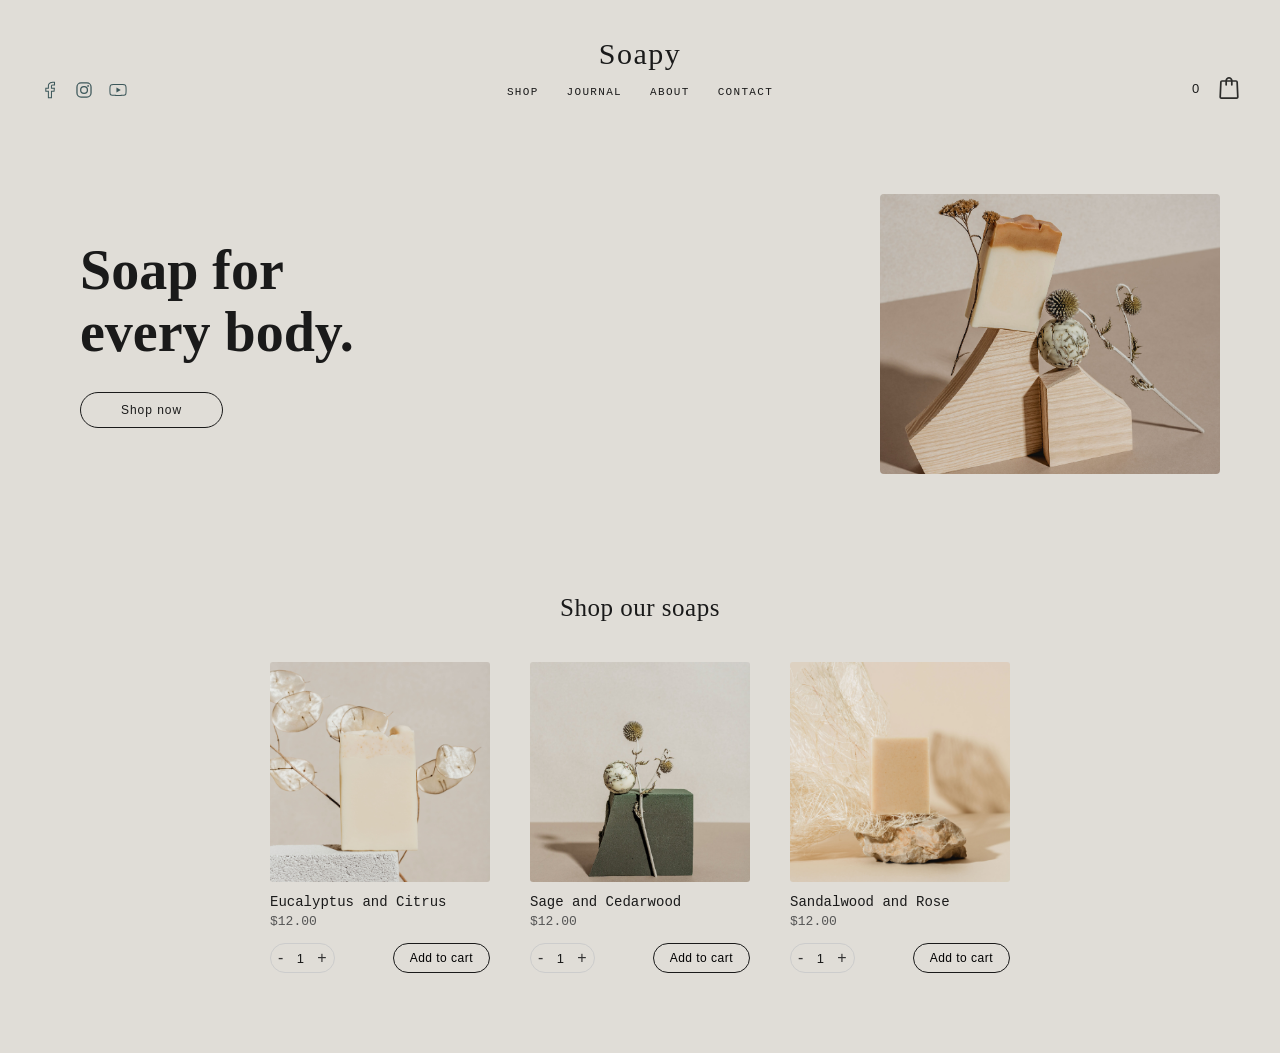
<file: midterm/soapy/index.html>
<!DOCTYPE html>
<!-- ============================================================
     index.html — Soapy storefront
     ============================================================

     Structure overview:
       <head>   — metadata, links to style.css
       <header> — brand name, navigation, social icons, cart
       <section class="headline">  — headline + headline image
       <section class="shop">  — product grid with add-to-cart
       <script> — links to script.js

     All product images and SVG icons are embedded as base64
     data URIs so the page is fully self-contained (no server
     or external files needed to view it).
     ============================================================ -->
<html lang="en">
<head>
  <meta charset="UTF-8">
  <!-- Responsive viewport: tells mobile browsers to use the
       device width instead of zooming out to a desktop layout -->
  <meta name="viewport" content="width=device-width, initial-scale=1.0">
  <title>Soapy</title>
  <!-- External stylesheet — all visual rules live in style.css -->
  <link rel="stylesheet" href="style.css">
</head>
<body>

<!-- ── HEADER ──────────────────────────────────────────────────
     Three columns:
       .header-left   → social media icon links
       .header-center → brand name + nav (absolutely centred)
       .header-right  → cart item count + basket icon

     The header has position:relative so .header-center can use
     position:absolute to sit exactly in the middle regardless
     of how wide the left/right columns are. -->
<header>

  <!-- LEFT: social icons — each wraps an SVG in an <a> tag -->
  <div class="header-left">
    <a href="#"><img src="facebook-icon.svg" alt="Facebook"></a>
    <a href="#"><img src="insta-icon.svg" alt="Instagram"></a>
    <a href="#"><img src="yt-icon.svg" alt="YouTube"></a>
  </div>

  <!-- CENTER: brand name above the nav links -->
  <div class="header-center">
    <h1>Soapy</h1>
    <!-- Main site navigation -->
    <nav>
      <a href="#">Shop</a>
      <a href="#">Journal</a>
      <a href="#">About</a>
      <a href="#">Contact</a>
    </nav>
  </div>

  <!-- RIGHT: clicking this scrolls to the shop section.
       #cart-count starts at 0 and is updated by addToCart()
       in script.js whenever the user adds a product. -->
  <div class="header-right"
       onclick="document.querySelector('.shop').scrollIntoView({behavior:'smooth'})">
    <span id="cart-count">0</span>
    <img src="basket-icon.svg" alt="Cart">
  </div>

</header>


<!-- ── HEADLINE SECTION ────────────────────────────────────────────
     Full-width banner immediately below the header (no gap).
     Left side: large headline + "Shop now" CTA button.
     Right side: the main product photo. -->
<section class="headline">

  <!-- Headline and call-to-action -->
  <div class="headline-text">
    <h2>Soap for every body.</h2>
    <!-- Clicking "Shop now" smoothly scrolls down to the shop
         section. return false prevents the default anchor jump. -->
    <a href="#shop"
       onclick="document.querySelector('.shop').scrollIntoView({behavior:'smooth'}); return false;">
      Shop now
    </a>
  </div>

  <!-- Headline product image (base64-embedded JPEG) -->
  <div class="headline-image">
    <img src="main-img.jpeg" alt="main image">

</section>


<!-- ── SHOP SECTION ────────────────────────────────────────────
     Sits 10px below the headline (margin-top: 10px in style.css).
     Contains the "Shop our soaps" heading and three product
     cards laid out side by side. -->
<section class="shop">

  <h2>Shop our soaps</h2>

  <!-- Product grid: three cards in a horizontal row -->
  <div class="products">

    <!-- ── PRODUCT 1: Eucalyptus and Citrus ───────────────────
         Each card contains:
           - product photo
           - product name
           - price
           - quantity selector (- / number / +) + add-to-cart button

         changeQty(this, -1 or +1) is called by the - and + buttons.
         addToCart(this) is called by the "Add to cart" button.
         Both functions are defined in script.js. -->
    <div class="product-card">
      <img src="eucalyptus-soap.jpg" alt="image of eucalyptus and citrus">
      <span class="product-name">Eucalyptus and Citrus</span>
      <span class="product-price">$12.00</span>

      <!-- Controls row: qty pill + add button -->
      <div class="product-controls">
        <!-- Quantity pill: - [number] + -->
        <div class="qty-selector">
          <button class="qty-btn" onclick="changeQty(this, -1)">-</button>
          <span class="qty-display">1</span><!-- default qty = 1 -->
          <button class="qty-btn" onclick="changeQty(this, 1)">+</button>
        </div>
        <!-- Add to cart: passes itself so addToCart can find the
             qty display in the same .product-controls parent -->
        <button class="add-to-cart-btn" onclick="addToCart(this)">Add to cart</button>
      </div>
    </div>

    <!-- ── PRODUCT 2: Sage and Cedarwood ──────────────────── -->
    <div class="product-card">
      <img src="sage-soap.jpg" alt="image of sage and cedarwood">
      <span class="product-name">Sage and Cedarwood</span>
      <span class="product-price">$12.00</span>

      <div class="product-controls">
        <div class="qty-selector">
          <button class="qty-btn" onclick="changeQty(this, -1)">-</button>
          <span class="qty-display">1</span>
          <button class="qty-btn" onclick="changeQty(this, 1)">+</button>
        </div>
        <button class="add-to-cart-btn" onclick="addToCart(this)">Add to cart</button>
      </div>
    </div>

    <!-- ── PRODUCT 3: Sandalwood and Rose ─────────────────── -->
    <div class="product-card">
      <img src="sandalwood-soap.jpg" alt="image of sandalwood soap">
      <span class="product-name">Sandalwood and Rose</span>
      <span class="product-price">$12.00</span>

      <div class="product-controls">
        <div class="qty-selector">
          <button class="qty-btn" onclick="changeQty(this, -1)">-</button>
          <span class="qty-display">1</span>
          <button class="qty-btn" onclick="changeQty(this, 1)">+</button>
        </div>
        <button class="add-to-cart-btn" onclick="addToCart(this)">Add to cart</button>
      </div>
    </div>

  </div><!-- /.products -->
</section><!-- /.shop -->


<!-- Link to external JS file — placed at the bottom of <body>
     so that all HTML elements exist in the DOM before the
     script runs (no need for DOMContentLoaded wrappers). -->
<script src="script.js"></script>

</body>
</html>
</file>
<file: midterm/soapy/style.css>
/* ============================================================
   style.css — Soapy storefront styles
   ============================================================

   TABLE OF CONTENTS
   1. Reset & base
   2. Header
   3. Headline section
   4. Shop section
   5. Product cards
   6. Quantity selector
   7. Add-to-cart button & flash animation
   ============================================================ */


/* ── 1. RESET & BASE ─────────────────────────────────────────
   Remove default browser margin/padding on every element and
   make box-sizing consistent (border/padding included in
   declared width, not added on top). */
*, *::before, *::after {
  box-sizing: border-box;
  margin: 0;
  padding: 0;
}

body {
  font-family: 'Georgia', 'Times New Roman', serif;
  background-color: #ffffff;
  color: #1a1a1a;            /* near-black for text */
}


/* ── 2. HEADER ───────────────────────────────────────────────
   Three-column layout using flexbox + space-between:
     Left  → social icons
     Center → brand name + nav (absolutely positioned so it
               stays truly centred regardless of icon/cart width)
     Right → cart counter + basket icon

   position: relative on the header lets the absolutely-
   positioned center block anchor to it. */
header {
  background-color: #e0ddd7;
  padding: 30px 40px;
  display: flex;
  align-items: center;
  justify-content: space-between;
  position: relative; /* anchor for .header-center absolute positioning */
}

/* Left column: social icon links sit in a horizontal row */
.header-left {
  display: flex;
  align-items: center;
  gap: 14px; /* space between each icon */
  padding-top: 50px;
}

/* Icon images: small, slightly muted, brighten on hover */
.header-left a img {
  width: 20px;
  height: 20px;
  opacity: 0.75;
  transition: opacity 0.2s;
}
.header-left a:hover img { opacity: 1; }

/* Center column: pulled out of normal flow and placed exactly
   in the middle of the header with left:50% + translateX(-50%) */
.header-center {
  position: absolute;
  left: 50%;
  transform: translateX(-50%);
  text-align: center;
}

/* Brand name — serif, lightweight, no bold */
.header-center h1 {
  font-size: 30px;
  font-weight: 400;
  letter-spacing: 0.05em;
  margin-bottom: 15px;
}

/* Navigation links — uppercase sans-serif for contrast with
   the serif brand name */
nav {
  display: flex;
  gap: 28px;
}
nav a {
  text-decoration: none;
  color: #1a1a1a;
  font-family: 'Lucida Sans Typewriter', 'Courier New', monospace;
  font-size: 11px;
  letter-spacing: 0.12em;
  text-transform: uppercase;
}
nav a:hover { text-decoration: underline; }

/* Right column: cart count number + basket icon */
.header-right {
  display: flex;
  align-items: center;
  gap: 6px;
  cursor: pointer;
  padding-top: 42px;
}
.header-right img {
  width: 22px;
  height: 22px;
  opacity: 0.8;
}

/* The live cart counter — updated by addToCart() in script.js */
#cart-count {
  font-family: 'Helvetica Neue', Arial, sans-serif;
  font-size: 13px;
  font-weight: 500;
  min-width: 20px; /* prevents layout shift when number grows */
}


/* ── 3. HEADLINE SECTION ─────────────────────────────────────────
   Full-width banner directly below the header (no margin gap).
   Flexbox splits it into:
     Left  → headline + CTA button
     Right → product photo
   A slightly darker background distinguishes it from the page. */
.headline {
  background-color: #e0ddd7;
  display: flex;
  align-items: center;
  justify-content: space-between;
  padding: 60px 60px 60px 80px;
  min-height: 340px;
}

/* Large bold headline */
.headline-text h2 {
  font-size: 56px;
  font-weight: 700;
  line-height: 1.1;
  max-width: 340px;
  margin-bottom: 28px;
}

/* Pill-shaped "Shop now" CTA — inverts on hover */
.headline-text a {
  display: inline-block;
  border: 1px solid #1a1a1a;
  padding: 10px 40px;
  text-decoration: none;
  color: #1a1a1a;
  font-family: 'Helvetica Neue', Arial, sans-serif;
  font-size: 12px;
  letter-spacing: 0.08em;
  border-radius: 20px;
  transition: background 0.2s, color 0.2s;
}
.headline-text a:hover {
  background: #1a1a1a;
  color: #f0ece4;
}

/* Headline image container — fixed size, clips overflow so the
   photo fills it without distorting */
.headline-image {
  flex-shrink: 0; /* don't compress when viewport shrinks */
  width: 340px;
  height: 280px;
  border-radius: 4px;
  overflow: hidden;
}
.headline-image img {
  width: 100%;
  height: 100%;
  object-fit: cover; /* crop to fill without stretching */
}


/* ── 4. SHOP SECTION ─────────────────────────────────────────
   Sits 10px below the headline (margin-top: 10px) as per the design.
   Slightly lighter background than the headline for visual separation.
   Centers the heading and the product grid. */

.shop {
  background-color: #e0ddd7;
  padding: 60px 40px 80px;
}

/* Section heading */
.shop h2 {
  text-align: center;
  font-size: 25px;
  font-weight: 400;
  margin-bottom: 40px;
  letter-spacing: 0.02em;
}

/* Horizontal row of product cards, wrapping on small screens */
.products {
  display: flex;
  justify-content: center;
  gap: 40px;
  flex-wrap: wrap; /* cards stack vertically on narrow viewports */
}


/* ── 5. PRODUCT CARDS ────────────────────────────────────────
   Each card is a fixed-width flex column:
     → product image
     → product name
     → price
     → quantity selector + add-to-cart button  */
.product-card {
  width: 220px;
  display: flex;
  flex-direction: column;
}

/* Square product photo — object-fit covers without distortion */
.product-card img {
  width: 100%;
  height: 220px;
  object-fit: cover;
  border-radius: 3px;
  margin-bottom: 12px;
}

/* Product name below the image */
.product-card .product-name {
  font-family: 'Lucida Sans Typewriter', 'Courier New', monospace;
  font-size: 14px;
  font-weight: 400;
  margin-bottom: 4px;
}

/* Price in a lighter sans-serif */
.product-card .product-price {
  font-family: 'Lucida Sans Typewriter', 'Courier New', monospace;
  font-size: 13px;
  color: #555;
  margin-bottom: 14px;
}

/* Row that holds the qty selector and the add-to-cart button */
.product-controls {
  display: flex;
  align-items: center;
  justify-content: space-between;
}


/* ── 6. QUANTITY SELECTOR ────────────────────────────────────
   A pill-shaped row: [ - ][ 1 ][ + ]
   The two buttons decrease/increase the number displayed
   between them. JavaScript enforces a minimum of 1. */
.qty-selector {
  display: flex;
  align-items: center;
  border: 1px solid #ccc;
  border-radius: 20px; /* pill shape */
  overflow: hidden;    /* clips button hover backgrounds to the pill */
}

/* Decrement / increment buttons */
.qty-btn {
  background: none;
  border: none;
  padding: 6px 7px;
  cursor: pointer;
  font-size: 16px;
  color: #333;
  line-height: 1;
  transition: background 0.15s;
}
.qty-btn:hover { background: #e8e3d8; }

/* The number displayed between the two buttons */
.qty-display {
  font-family: 'Helvetica Neue', Arial, sans-serif;
  font-size: 13px;
  min-width: 20px;   /* keeps layout stable for 1- vs 2-digit numbers */
  text-align: center;
}


/* ── 7. ADD-TO-CART BUTTON & FLASH ANIMATION ─────────────────
   Same pill shape as the qty selector.
   On click (handled in script.js) it briefly turns warm brown
   via the .flash class, then reverts — giving the user instant
   visual feedback that the item was added. */
.add-to-cart-btn {
  background: none;
  border: 1px solid #1a1a1a;
  padding: 7px 16px;
  border-radius: 20px;
  font-family: 'Helvetica Neue', Arial, sans-serif;
  font-size: 12px;
  cursor: pointer;
  letter-spacing: 0.04em;
  transition: background 0.2s, color 0.2s;
  white-space: nowrap; /* prevent "Add to cart" from line-breaking */
}
.add-to-cart-btn:hover {
  background: #1a1a1a;
  color: #f0ece4;
}
.add-to-cart-btn:active {
  transform: scale(0.97); /* slight press-down feel on click */
}

/* Flash class applied momentarily by addToCart() in script.js.
   The void offsetWidth trick in JS forces a reflow so the
   animation replays even if the button is clicked repeatedly. */
.flash {
  animation: flash-bg 0.4s ease;
}
@keyframes flash-bg {
  0%   { background: #c8b99a; color: #fff; }
  100% { background: none;    color: #1a1a1a; }
}
</file>
